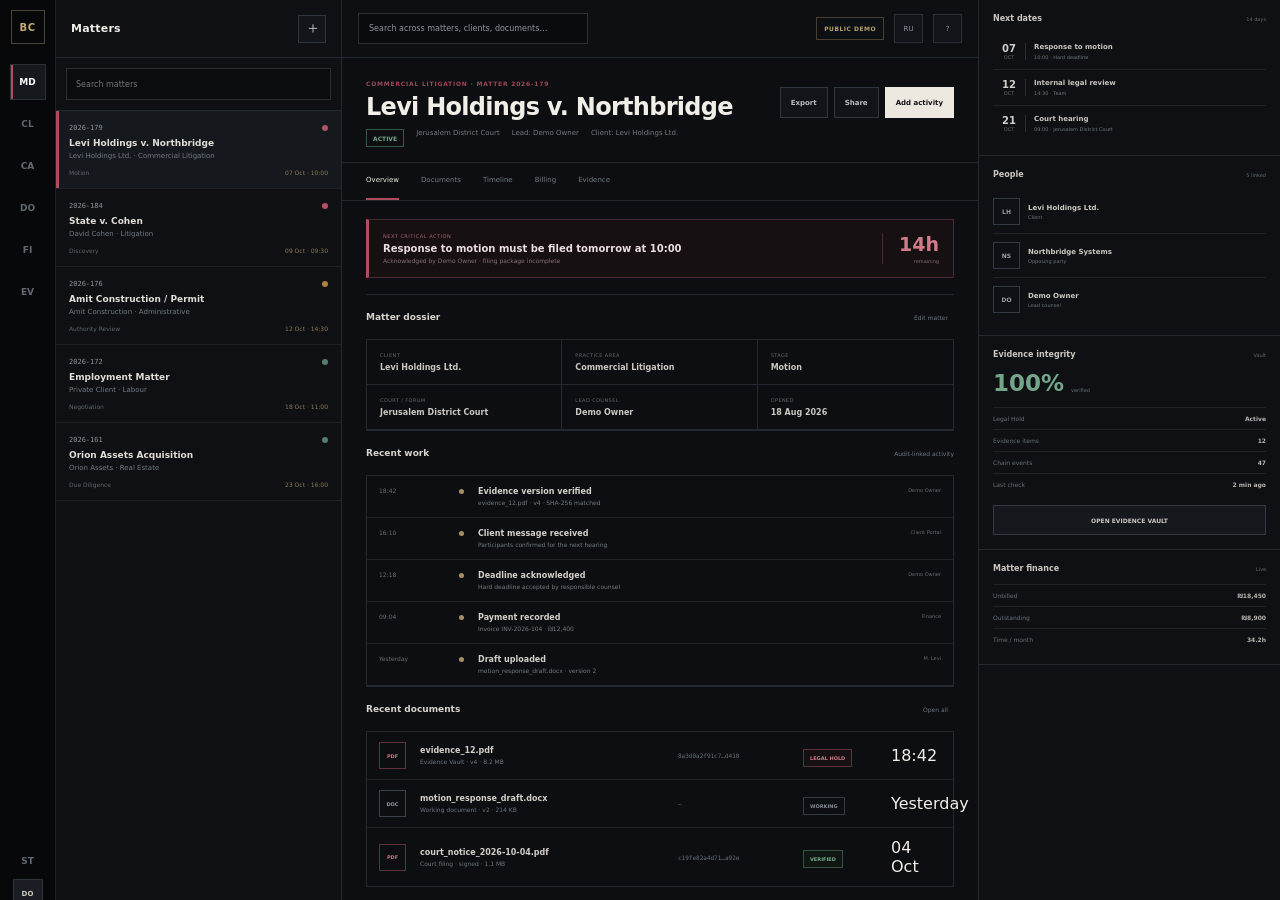
<file: index.html>
<!doctype html>
<html lang="ru">
<head>
  <meta charset="utf-8">
  <meta name="viewport" content="width=device-width,initial-scale=1,viewport-fit=cover">
  <meta name="theme-color" content="#0a0b0d">
  <meta name="description" content="BRILL CASE — public product demo">
  <title>BRILL CASE — Matter Desk</title>
  <link rel="stylesheet" href="./styles.css">
</head>
<body>
  <div id="app"></div>
  <script src="./app.js"></script>
</body>
</html>
</file>
<file: styles.css>
:root{
  --bg:#090a0c;
  --rail:#07080a;
  --pane:#0e1013;
  --pane2:#12151a;
  --pane3:#171a20;
  --line:#242830;
  --line2:#303640;
  --text:#f1eee8;
  --soft:#cbc6bd;
  --muted:#7d848e;
  --muted2:#555c65;
  --wine:#85293a;
  --wine2:#b14c5f;
  --wine-soft:#1c1115;
  --gold:#a78f62;
  --green:#4d8d69;
  --amber:#a87935;
}
*{box-sizing:border-box}
html,body,#app{margin:0;min-height:100%;height:100%;background:var(--bg);color:var(--text);font-family:Inter,ui-sans-serif,system-ui,-apple-system,BlinkMacSystemFont,"Segoe UI",sans-serif;-webkit-font-smoothing:antialiased}
button,input{font:inherit}
button{cursor:pointer}
a{text-decoration:none;color:inherit}
.workspace{height:100vh;display:grid;grid-template-columns:56px 286px minmax(0,1fr) 302px;background:var(--bg);overflow:hidden}
.rail{background:var(--rail);border-right:1px solid #1c1f24;display:flex;flex-direction:column;align-items:center;padding:10px 0}
.logo{width:34px;height:34px;border:1px solid #4b4335;color:#c4aa76;display:grid;place-items:center;font-size:10px;font-weight:900;letter-spacing:.04em;margin-bottom:20px}
.rail-nav{display:grid;gap:6px}
.rail-btn{width:36px;height:36px;border:1px solid transparent;background:transparent;color:#606872;font-size:9px;font-weight:800}
.rail-btn:hover{color:#c9c5bd;background:#111419}
.rail-btn.active{color:#fff;background:#15191e;border-color:#2b3037;box-shadow:inset 2px 0 var(--wine2)}
.rail-spacer{flex:1}
.rail-avatar{width:30px;height:30px;background:#1a1e24;border:1px solid #2d333b;color:#cfc9c0;display:grid;place-items:center;font-size:7px;font-weight:800}
.matters{background:var(--pane);border-right:1px solid var(--line);display:flex;flex-direction:column;min-width:0}
.matters-head{height:58px;padding:0 15px;border-bottom:1px solid var(--line);display:flex;align-items:center;justify-content:space-between}
.matters-head strong{font-size:11px;letter-spacing:.02em}
.matters-head button{width:28px;height:28px;border:1px solid var(--line2);background:#12151a;color:#aeb3ba}
.matter-search{padding:10px;border-bottom:1px solid var(--line)}
.matter-search input{width:100%;height:32px;border:1px solid #292f37;background:#0a0c0f;color:#cfd3d8;padding:0 9px;font-size:8px;outline:none}
.matter-search input:focus{border-color:#4a515d}
.matter-list{overflow:auto}
.matter-item{width:100%;border:0;border-bottom:1px solid #1d2127;background:transparent;color:inherit;text-align:left;padding:13px 13px 12px;display:block}
.matter-item:hover{background:#111419}
.matter-item.active{background:#15191e;box-shadow:inset 3px 0 var(--wine2)}
.matter-line{display:flex;align-items:center;justify-content:space-between;gap:12px}
.matter-no{font-family:ui-monospace,SFMono-Regular,Consolas,monospace;font-size:7px;color:#8e959e}
.risk-dot{width:6px;height:6px;border-radius:50%;background:#5d646d}
.risk-dot.high{background:#b64f62}.risk-dot.medium{background:#ad813e}.risk-dot.low{background:#547e67}
.matter-item h3{font-size:9px;margin:6px 0 4px;font-weight:650;color:#e1ddd6;white-space:nowrap;overflow:hidden;text-overflow:ellipsis}
.matter-item p{font-size:7px;color:#737b84;margin:0;white-space:nowrap;overflow:hidden;text-overflow:ellipsis}
.matter-foot{display:flex;justify-content:space-between;gap:8px;margin-top:9px;font-size:6px;color:#5f6670}
.matter-foot span:last-child{color:#8e7b58}
.case{background:#0c0e11;min-width:0;display:flex;flex-direction:column}
.globalbar{height:58px;border-bottom:1px solid var(--line);display:flex;align-items:center;gap:10px;padding:0 16px;background:#0d1013}
.global-search{flex:1;max-width:520px;height:31px;border:1px solid #2a3038;background:#090b0e;color:#8e959e;padding:0 10px;font-size:8px;text-align:left}
.global-spacer{flex:1}
.demo-tag{height:23px;display:inline-flex;align-items:center;padding:0 7px;border:1px solid #4a3f2f;color:#b9a06e;font-size:6px;font-weight:800;letter-spacing:.08em}
.top-icon{height:29px;min-width:29px;border:1px solid #2a3038;background:#111419;color:#8f969f;font-size:7px}
.case-head{padding:22px 24px 15px;border-bottom:1px solid var(--line)}
.case-kicker{font-size:6px;color:#9e4758;font-weight:800;letter-spacing:.13em;text-transform:uppercase}
.case-title-row{display:flex;align-items:flex-start;justify-content:space-between;gap:20px}
.case-head h1{font-size:24px;letter-spacing:-.03em;margin:6px 0 8px;font-weight:650}
.case-meta{display:flex;gap:12px;flex-wrap:wrap;color:#737b84;font-size:7px}
.status{display:inline-flex;align-items:center;height:18px;padding:0 6px;border:1px solid #365646;color:#74a98a;font-size:6px;font-weight:800;text-transform:uppercase}
.case-actions{display:flex;gap:6px}
.case-actions button{height:31px;border:1px solid #303640;background:#111419;color:#b9bec5;font-size:7px;font-weight:700;padding:0 10px}
.case-actions .primary{background:#ece8df;border-color:#ece8df;color:#101216}
.tabs{height:38px;border-bottom:1px solid var(--line);display:flex;align-items:end;padding:0 24px;gap:22px;overflow:auto}
.tab{height:38px;border:0;border-bottom:2px solid transparent;background:transparent;color:#737b84;font-size:7px;padding:0}
.tab.active{color:#eeeae3;border-bottom-color:var(--wine2)}
.case-body{overflow:auto;padding:18px 24px 32px}
.section{border-top:1px solid var(--line)}
.section-head{height:44px;display:flex;align-items:center;justify-content:space-between}
.section-head h2{font-size:9px;margin:0;color:#d8d4cd}
.section-head span,.section-head button{font-size:6px;color:#6f7780}
.section-head button{border:0;background:transparent}
.fact-grid{display:grid;grid-template-columns:repeat(3,1fr);border:1px solid var(--line);border-bottom:0}
.fact{padding:12px 13px;border-right:1px solid var(--line);border-bottom:1px solid var(--line)}
.fact:nth-child(3n){border-right:0}
.fact span{display:block;font-size:5px;color:#606872;text-transform:uppercase;letter-spacing:.08em}
.fact strong{display:block;font-size:8px;color:#cbc7c0;margin-top:5px}
.deadline-banner{display:grid;grid-template-columns:1fr auto;gap:18px;align-items:center;padding:13px 14px;border:1px solid #4a2b32;border-left:3px solid var(--wine2);background:#161013;margin-bottom:16px}
.deadline-banner small{display:block;font-size:5px;color:#a66572;letter-spacing:.1em}
.deadline-banner strong{display:block;font-size:10px;margin-top:4px;color:#eadcdf}
.deadline-banner span{display:block;font-size:6px;color:#856f74;margin-top:3px}
.deadline-count{text-align:right;padding-left:16px;border-left:1px solid #4a2b32}
.deadline-count b{display:block;font-size:19px;color:#d17a89}.deadline-count span{font-size:5px;color:#7e676c}
.activity-list,.document-list{border:1px solid var(--line)}
.activity-row{display:grid;grid-template-columns:72px 11px 1fr auto;gap:8px;padding:11px 12px;border-bottom:1px solid #20252b;align-items:start}
.activity-row:last-child{border-bottom:0}
.activity-row time{font-size:6px;color:#686f78}
.activity-dot{width:5px;height:5px;border-radius:50%;background:var(--gold);margin-top:2px}
.activity-row strong{display:block;font-size:8px;color:#d4d0c9}
.activity-row p{font-size:6px;color:#747b84;margin:3px 0 0}
.activity-row em{font-size:5px;font-style:normal;color:#656d76}
.doc-row{display:grid;grid-template-columns:31px minmax(0,1fr) 115px 78px 50px;gap:10px;align-items:center;padding:10px 12px;border-bottom:1px solid #20252b}
.doc-row:last-child{border-bottom:0}
.doc-type{width:27px;height:27px;border:1px solid #3a414b;display:grid;place-items:center;font-size:5px;font-weight:800;color:#9299a2}
.doc-type.pdf{border-color:#5a333b;color:#ca7685}
.doc-row strong{display:block;font-size:8px;color:#d3cfc8}.doc-row small{display:block;font-size:6px;color:#6e7680;margin-top:3px}
.hash{font-family:ui-monospace,SFMono-Regular,Consolas,monospace;font-size:6px;color:#68717b;white-space:nowrap;overflow:hidden;text-overflow:ellipsis}
.badge{display:inline-flex;align-items:center;height:18px;padding:0 6px;border:1px solid #343a43;font-size:5px;font-weight:800;color:#838b95;text-transform:uppercase}
.badge.hold{border-color:#5b323a;color:#d67988;background:#171013}.badge.ok{border-color:#355141;color:#78aa8c;background:#101713}
.money-line{display:grid;grid-template-columns:repeat(4,1fr);border:1px solid var(--line)}
.money-line>div{padding:13px;border-right:1px solid var(--line)}
.money-line>div:last-child{border-right:0}
.money-line span{display:block;font-size:5px;color:#626a73;text-transform:uppercase}.money-line strong{display:block;font-size:15px;margin-top:5px;color:#ddd9d2}
.rightbar{background:var(--pane);border-left:1px solid var(--line);overflow:auto}
.right-block{border-bottom:1px solid var(--line);padding:14px}
.right-block>header{display:flex;align-items:center;justify-content:space-between;margin-bottom:11px}
.right-block h3{font-size:8px;margin:0;color:#cbc7c0}
.right-block header span{font-size:5px;color:#626a73}
.next-row{display:grid;grid-template-columns:33px 1fr;gap:8px;padding:9px 0;border-bottom:1px solid #1f2329}
.next-row:last-child{border-bottom:0}
.next-date{text-align:center;border-right:1px solid #2a2f36}
.next-date b{display:block;font-size:10px;color:#d2cec7}.next-date span{display:block;font-size:5px;color:#656c75}
.next-row strong{display:block;font-size:7px;color:#c9c5be}.next-row small{display:block;font-size:5px;color:#6f7780;margin-top:3px}
.person{display:flex;gap:8px;align-items:center;padding:8px 0;border-bottom:1px solid #1f2329}
.person:last-child{border-bottom:0}
.person-avatar{width:27px;height:27px;border:1px solid #333a43;color:#9aa1aa;display:grid;place-items:center;font-size:6px;font-weight:800}
.person strong{display:block;font-size:7px;color:#ccc8c1}.person small{display:block;font-size:5px;color:#68707a;margin-top:2px}
.integrity-score{display:flex;align-items:flex-end;gap:7px;margin:4px 0 11px}
.integrity-score strong{font-size:23px;color:#72a589}.integrity-score span{font-size:5px;color:#68707a;padding-bottom:3px}
.kv{display:flex;justify-content:space-between;gap:12px;padding:7px 0;border-top:1px solid #1f2329;font-size:6px}
.kv span{color:#68707a}.kv b{color:#b9b5ae}
.right-action{width:100%;height:30px;margin-top:10px;border:1px solid #343a43;background:#15191e;color:#c9c5be;font-size:6px;font-weight:800}
.empty-note{padding:35px 20px;text-align:center;color:#666d76;font-size:7px}
.mobile-matters{display:none}
@media(max-width:1180px){.workspace{grid-template-columns:56px 250px minmax(0,1fr)}.rightbar{display:none}}
@media(max-width:860px){.workspace{grid-template-columns:50px minmax(0,1fr)}.matters{display:none}.case-head{padding-left:16px;padding-right:16px}.tabs{padding:0 16px}.case-body{padding:14px 16px 28px}.globalbar{padding:0 10px}.mobile-matters{display:inline-flex}.fact-grid{grid-template-columns:1fr 1fr}.fact:nth-child(3n){border-right:1px solid var(--line)}.fact:nth-child(2n){border-right:0}.doc-row{grid-template-columns:31px 1fr}.doc-row>:nth-child(n+3){display:none}}
@media(max-width:560px){.workspace{grid-template-columns:1fr}.rail{display:none}.global-search{max-width:none}.case-title-row{display:block}.case-actions{margin-top:14px}.fact-grid{grid-template-columns:1fr}.fact{border-right:0!important}.money-line{grid-template-columns:1fr 1fr}.money-line>div:nth-child(2){border-right:0}.money-line>div:nth-child(-n+2){border-bottom:1px solid var(--line)}.activity-row{grid-template-columns:52px 8px 1fr}.activity-row em{display:none}}
</file>
